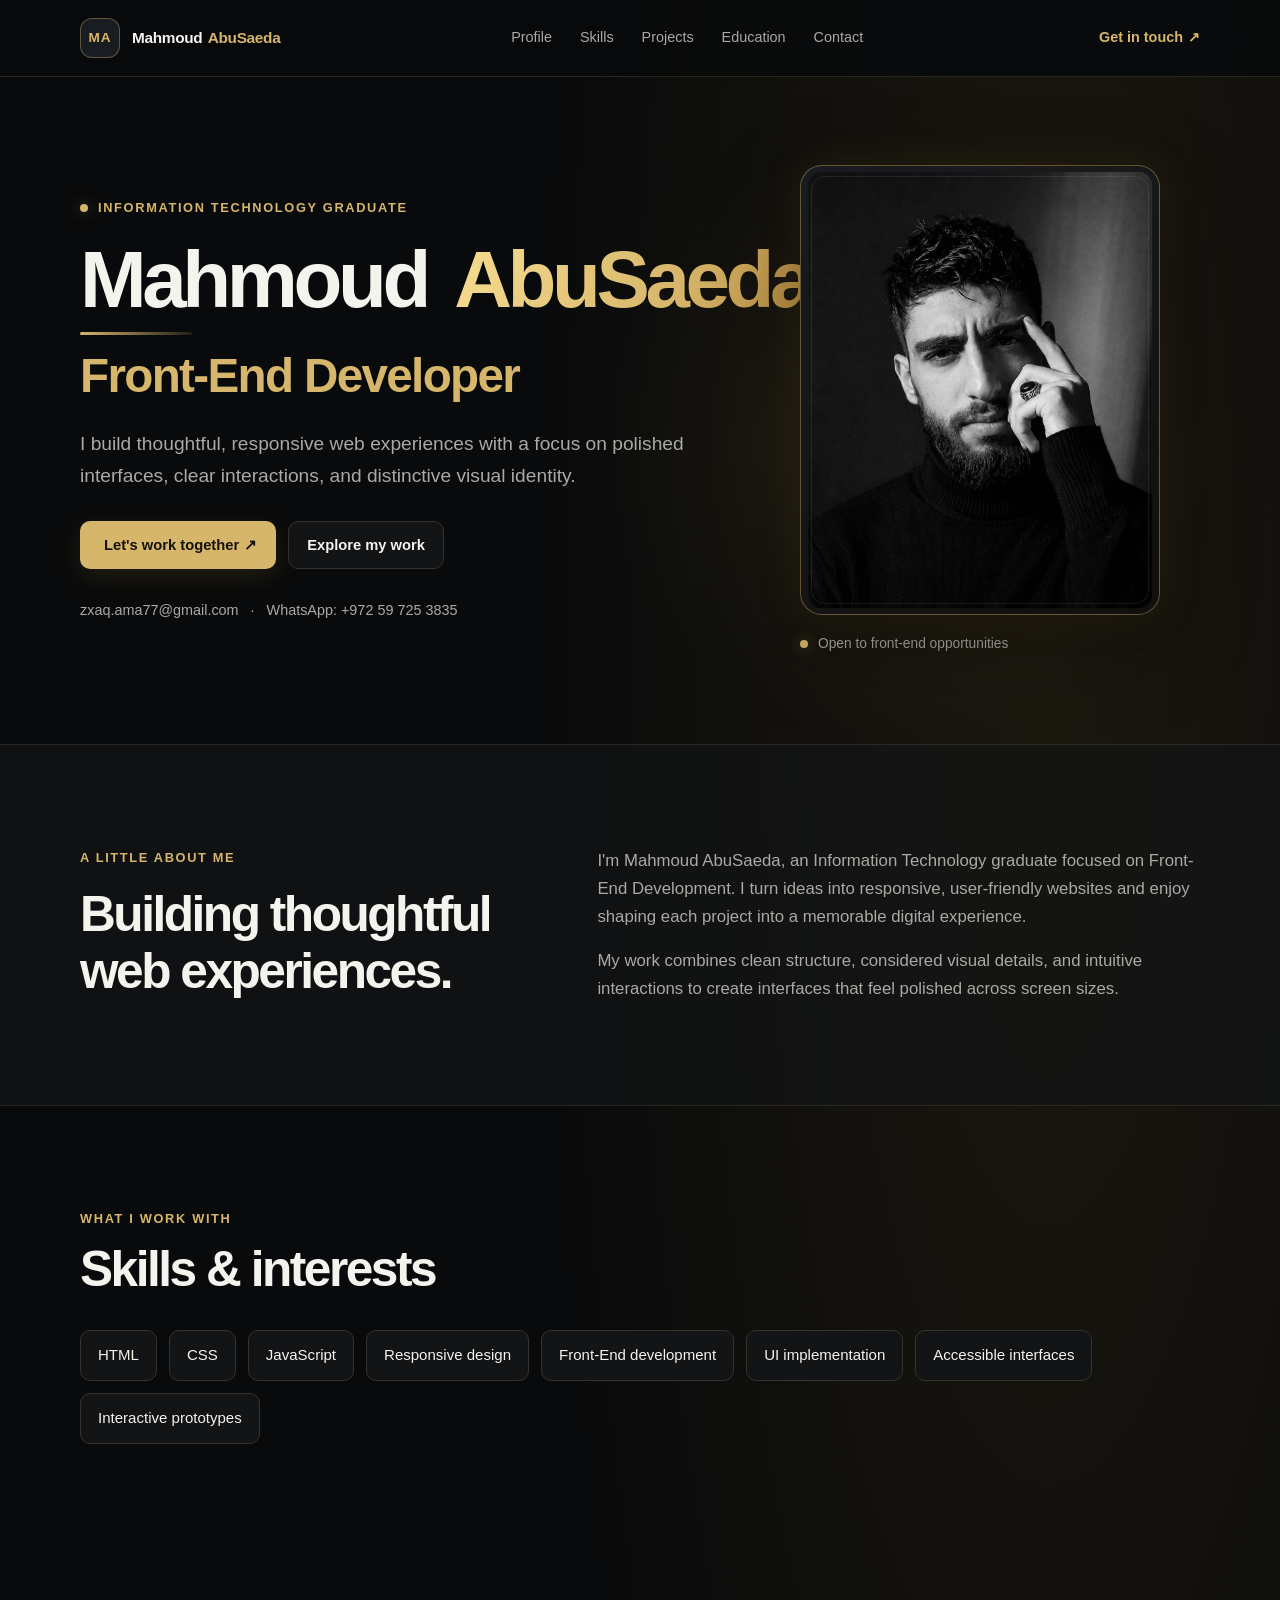
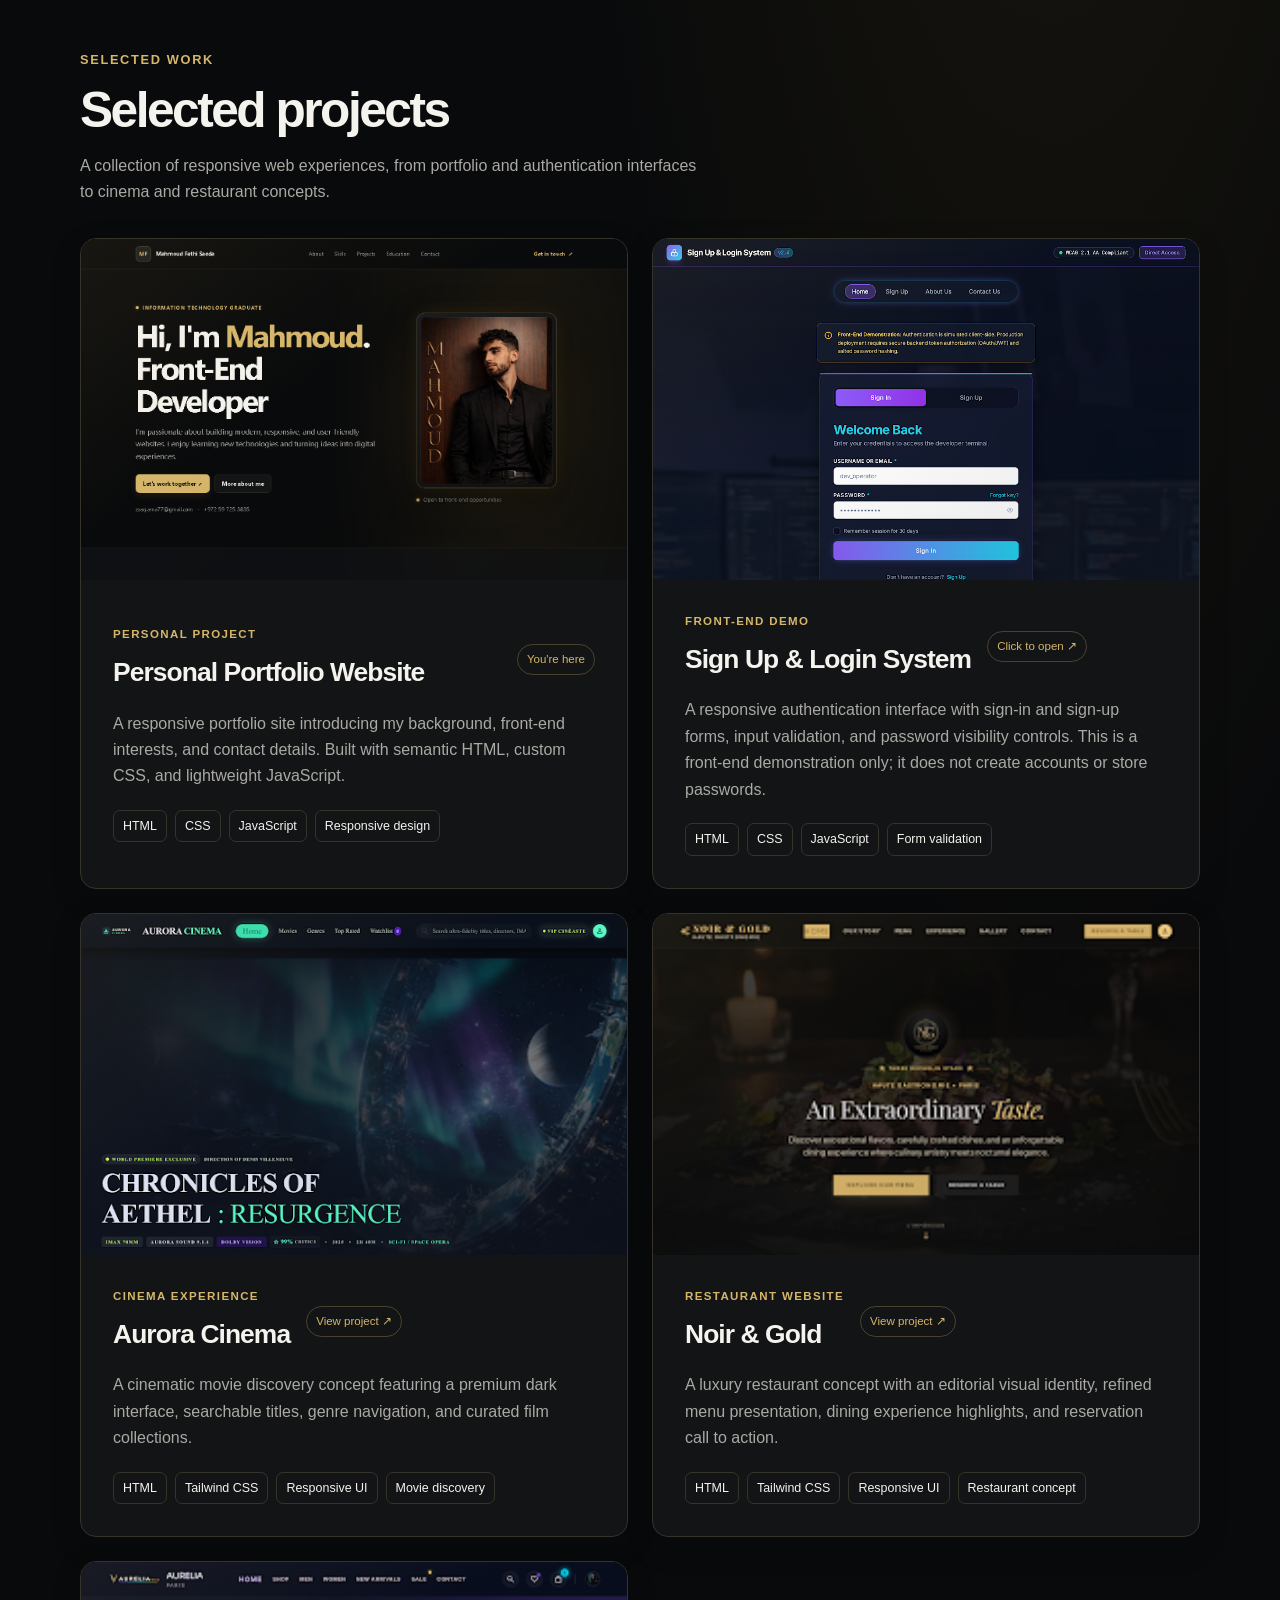
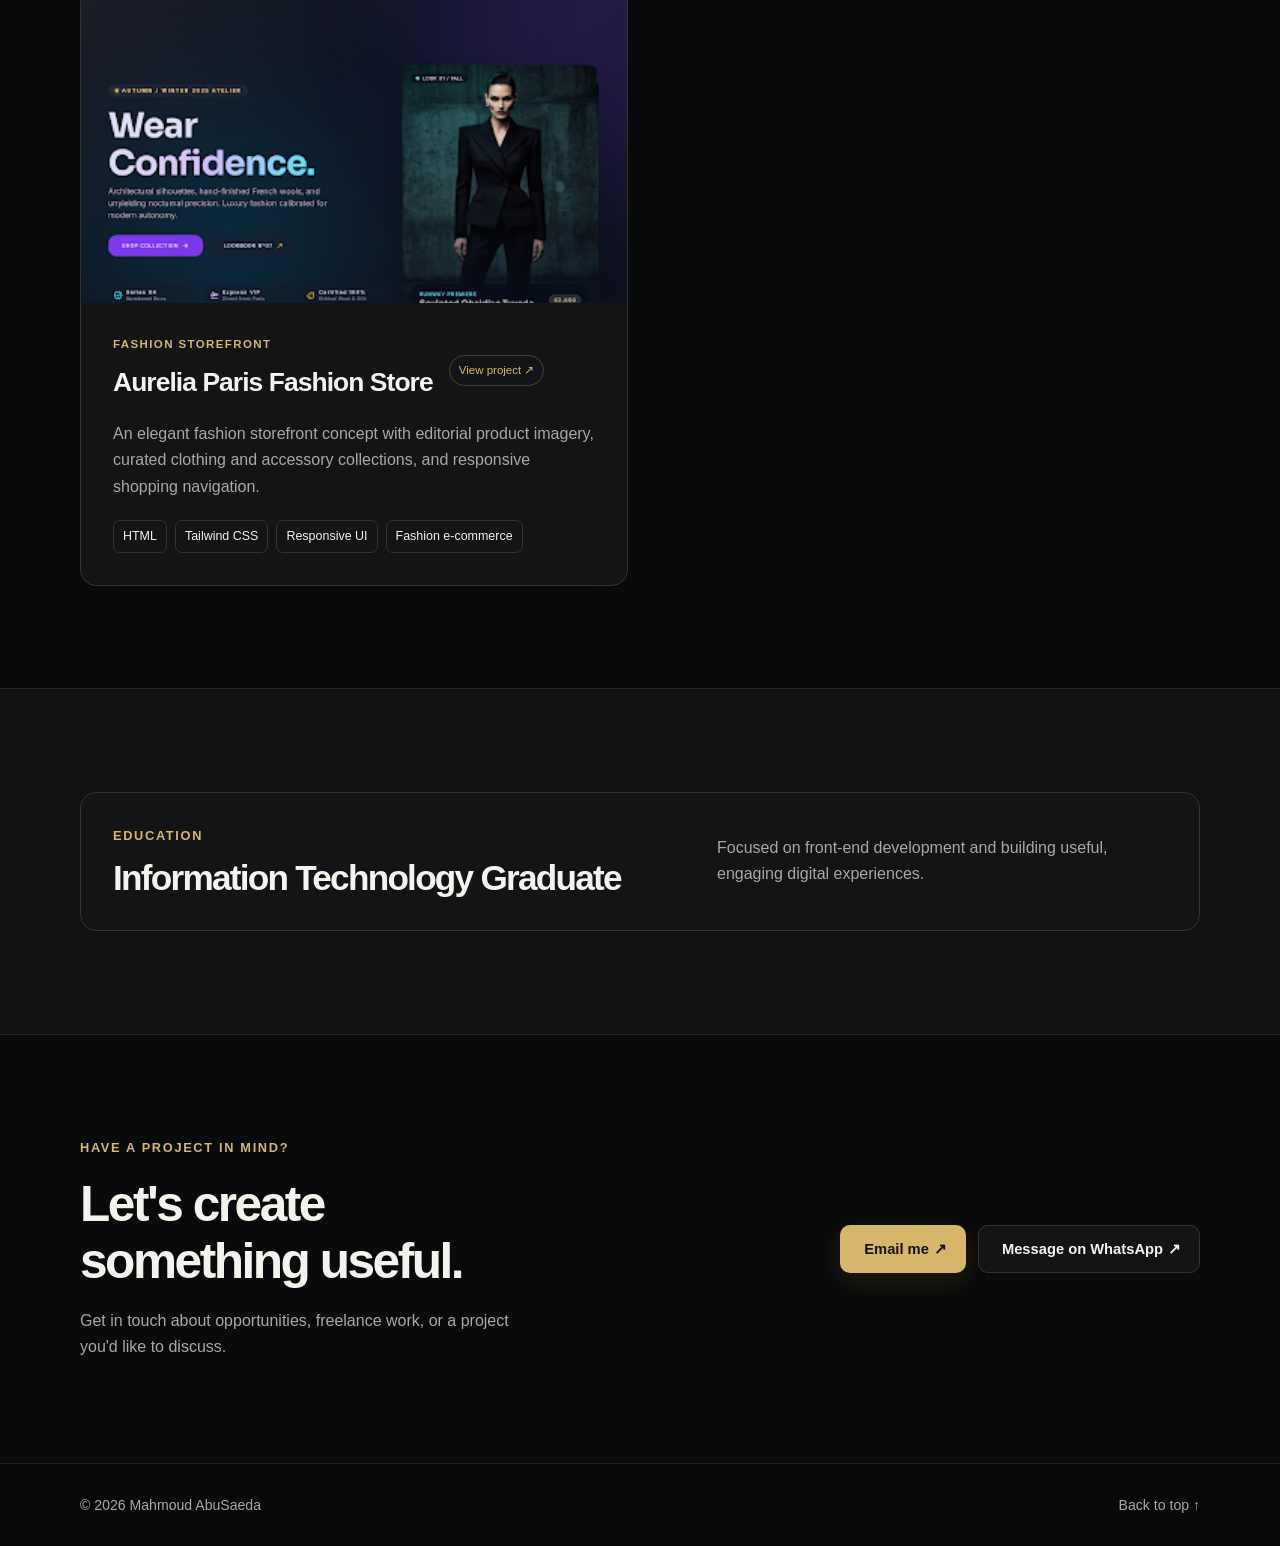
<file: index.html>
<!DOCTYPE html>
<html lang="en">
<head>
  <meta charset="utf-8">
  <meta name="viewport" content="width=device-width, initial-scale=1">
  <meta name="description" content="Portfolio and CV of Mahmoud AbuSaeda, Information Technology graduate and front-end developer.">
  <link rel="canonical" href="./">
  <meta name="theme-color" content="#090a0b">
  <title>Mahmoud AbuSaeda | Front-End Developer &amp; CV</title>
  <link rel="stylesheet" href="styles.css">
  <script src="script.js" defer></script>
</head>
<body>
  <header class="site-header">
    <div class="container header-content">
      <a class="brand" href="#home" aria-label="Mahmoud AbuSaeda, home">
        <span class="brand-mark" aria-hidden="true">MA</span>
        <span class="brand-name"><span>Mahmoud</span><span class="brand-surname">AbuSaeda</span></span>
      </a>

      <button class="menu-toggle" type="button" aria-expanded="false" aria-controls="site-navigation">
        <span class="menu-toggle-label">Menu</span>
      </button>

      <nav class="site-navigation" id="site-navigation" aria-label="Main navigation">
        <a href="#about">Profile</a>
        <a href="#skills">Skills</a>
        <a href="#projects">Projects</a>
        <a href="#education">Education</a>
        <a href="#contact">Contact</a>
      </nav>
      <a class="header-contact" href="mailto:zxaq.ama77@gmail.com"><span>Get in touch</span><span aria-hidden="true">↗</span></a>
    </div>
  </header>

  <main>
    <section class="hero section" id="home">
      <div class="container hero-layout">
        <div class="hero-copy">
          <p class="eyebrow"><span class="status-dot"></span><span>Information Technology Graduate</span></p>
          <h1>
            <span class="hero-name"><span class="hero-first-name">Mahmoud</span><span class="hero-surname">AbuSaeda</span></span>
            <span class="hero-role">Front-End Developer</span>
          </h1>
          <p class="hero-intro">
            <span>I build thoughtful, responsive web experiences with a focus on polished interfaces, clear interactions, and distinctive visual identity.</span>
          </p>
          <div class="hero-actions">
            <a class="button button-primary" href="#contact"><span>Let's work together</span><span aria-hidden="true">↗</span></a>
            <a class="button button-secondary" href="#projects">Explore my work</a>
          </div>
          <div class="hero-contact-links" aria-label="Contact links">
            <a href="mailto:zxaq.ama77@gmail.com">zxaq.ama77@gmail.com</a>
            <span aria-hidden="true">·</span>
            <a href="https://wa.me/972597253835" target="_blank" rel="noopener noreferrer"><span>WhatsApp</span>: +972 59 725 3835</a>
          </div>
        </div>

        <figure class="portrait" data-reveal>
          <div class="portrait-frame" data-image-motion>
            <img src="img/mahmoud.jpeg" alt="Portrait of Mahmoud AbuSaeda" fetchpriority="high">
          </div>
          <figcaption><span class="status-dot"></span><span>Open to front-end opportunities</span></figcaption>
        </figure>
      </div>
    </section>

    <section class="section about-section" id="about">
      <div class="container content-grid">
        <div>
          <p class="eyebrow">A little about me</p>
          <h2>Building thoughtful web experiences.</h2>
        </div>
        <div class="about-copy">
          <p>
            I'm Mahmoud AbuSaeda, an Information Technology graduate focused on
            Front-End Development. I turn ideas into responsive, user-friendly
            websites and enjoy shaping each project into a memorable digital experience.
          </p>
          <p>
            My work combines clean structure, considered visual details, and intuitive
            interactions to create interfaces that feel polished across screen sizes.
          </p>
        </div>
      </div>
    </section>

    <section class="section skills-section" id="skills">
      <div class="container">
        <div class="section-heading">
          <p class="eyebrow">What I work with</p>
          <h2>Skills &amp; interests</h2>
        </div>
        <div class="skill-list" aria-label="Skills">
          <span>HTML</span>
          <span>CSS</span>
          <span>JavaScript</span>
          <span>Responsive design</span>
          <span>Front-End development</span>
          <span>UI implementation</span>
          <span>Accessible interfaces</span>
          <span>Interactive prototypes</span>
        </div>
      </div>
    </section>

    <section class="section projects-section" id="projects">
      <div class="container">
        <div class="section-heading">
          <p class="eyebrow">Selected work</p>
          <h2>Selected projects</h2>
          <p class="section-intro">A collection of responsive web experiences, from portfolio and authentication interfaces to cinema and restaurant concepts.</p>
        </div>
        <div class="projects-grid">
          <article class="project-card">
            <div class="project-preview" data-image-motion data-reveal>
              <img class="project-image" src="img/portfolio-preview.png" alt="Screenshot of Mahmoud's personal portfolio website" loading="lazy">
            </div>
            <div class="project-details">
              <div class="project-title-row">
                <div>
                  <p class="project-label">PERSONAL PROJECT</p>
                  <h3>Personal Portfolio Website</h3>
                </div>
                <span class="project-status">You're here</span>
              </div>
              <p>
                A responsive portfolio site introducing my background, front-end interests,
                and contact details. Built with semantic HTML, custom CSS, and lightweight JavaScript.
              </p>
              <ul class="project-tags" aria-label="Technologies">
                <li>HTML</li>
                <li>CSS</li>
                <li>JavaScript</li>
                <li>Responsive design</li>
              </ul>
            </div>
          </article>

          <a class="project-card project-link" href="Sign/code.html" target="_blank" rel="noopener noreferrer" aria-label="Open the sign up and login system demo">
            <div class="project-preview" data-image-motion data-reveal>
              <img class="project-image" src="Sign/screen.png" alt="Screenshot of the sign up and login system interface" loading="lazy">
            </div>
            <div class="project-details">
              <div class="project-title-row">
                <div>
                  <p class="project-label">FRONT-END DEMO</p>
                  <h3>Sign Up &amp; Login System</h3>
                </div>
                <span class="project-status">Click to open ↗</span>
              </div>
              <p>
                A responsive authentication interface with sign-in and sign-up forms,
                input validation, and password visibility controls. This is a front-end
                demonstration only; it does not create accounts or store passwords.
              </p>
              <ul class="project-tags" aria-label="Technologies">
                <li>HTML</li>
                <li>CSS</li>
                <li>JavaScript</li>
                <li>Form validation</li>
              </ul>
            </div>
          </a>

          <a class="project-card project-link" href="Films/code.html" target="_blank" rel="noopener noreferrer" aria-label="Open the Aurora Cinema project">
            <div class="project-preview" data-image-motion data-reveal>
              <img class="project-image" src="Films/screen.png" alt="Screenshot of the Aurora Cinema movie discovery interface" loading="lazy">
            </div>
            <div class="project-details">
              <div class="project-title-row">
                <div>
                  <p class="project-label">CINEMA EXPERIENCE</p>
                  <h3>Aurora Cinema</h3>
                </div>
                <span class="project-status">View project ↗</span>
              </div>
              <p>
                A cinematic movie discovery concept featuring a premium dark interface,
                searchable titles, genre navigation, and curated film collections.
              </p>
              <ul class="project-tags" aria-label="Technologies">
                <li>HTML</li>
                <li>Tailwind CSS</li>
                <li>Responsive UI</li>
                <li>Movie discovery</li>
              </ul>
            </div>
          </a>

          <a class="project-card project-link" href="Resturant/noir_gold_world_class_luxury_haute_gastronomie/code.html" target="_blank" rel="noopener noreferrer" aria-label="Open the Noir and Gold restaurant project">
            <div class="project-preview" data-image-motion data-reveal>
              <img class="project-image" src="Resturant/noir_gold_world_class_luxury_haute_gastronomie/screen.png" alt="Screenshot of the Noir and Gold restaurant website" loading="lazy">
            </div>
            <div class="project-details">
              <div class="project-title-row">
                <div>
                  <p class="project-label">RESTAURANT WEBSITE</p>
                  <h3>Noir &amp; Gold</h3>
                </div>
                <span class="project-status">View project ↗</span>
              </div>
              <p>
                A luxury restaurant concept with an editorial visual identity,
                refined menu presentation, dining experience highlights, and reservation call to action.
              </p>
              <ul class="project-tags" aria-label="Technologies">
                <li>HTML</li>
                <li>Tailwind CSS</li>
                <li>Responsive UI</li>
                <li>Restaurant concept</li>
              </ul>
            </div>
          </a>

          <a class="project-card project-link" href="Online%20Clothing%20Store/aurelia_paris_haute_couture_luxury_fashion/code.html" target="_blank" rel="noopener noreferrer" aria-label="Open the Aurelia Paris fashion store project">
            <div class="project-preview" data-image-motion data-reveal>
              <img class="project-image" src="Online%20Clothing%20Store/aurelia_paris_haute_couture_luxury_fashion/screen.png" alt="Screenshot of the Aurelia Paris fashion storefront" loading="lazy">
            </div>
            <div class="project-details">
              <div class="project-title-row">
                <div>
                  <p class="project-label">FASHION STOREFRONT</p>
                  <h3>Aurelia Paris Fashion Store</h3>
                </div>
                <span class="project-status">View project ↗</span>
              </div>
              <p>
                An elegant fashion storefront concept with editorial product imagery,
                curated clothing and accessory collections, and responsive shopping navigation.
              </p>
              <ul class="project-tags" aria-label="Technologies">
                <li>HTML</li>
                <li>Tailwind CSS</li>
                <li>Responsive UI</li>
                <li>Fashion e-commerce</li>
              </ul>
            </div>
          </a>
        </div>
      </div>
    </section>

    <section class="section education-section" id="education">
      <div class="container education-card">
        <div>
          <p class="eyebrow">Education</p>
          <h2>Information Technology Graduate</h2>
        </div>
        <p>Focused on front-end development and building useful, engaging digital experiences.</p>
      </div>
    </section>

    <section class="section contact-section" id="contact">
      <div class="container contact-layout">
        <div>
          <p class="eyebrow">Have a project in mind?</p>
          <h2>Let's create something useful.</h2>
          <p>Get in touch about opportunities, freelance work, or a project you'd like to discuss.</p>
        </div>
        <div class="contact-actions">
          <a class="button button-primary" href="mailto:zxaq.ama77@gmail.com"><span>Email me</span><span aria-hidden="true">↗</span></a>
          <a class="button button-secondary" href="https://wa.me/972597253835" target="_blank" rel="noopener noreferrer"><span>Message on WhatsApp</span><span aria-hidden="true">↗</span></a>
        </div>
      </div>
    </section>
  </main>

  <footer class="site-footer">
    <div class="container footer-content">
      <p>© <span id="current-year"></span> Mahmoud AbuSaeda</p>
      <a href="#home">Back to top ↑</a>
    </div>
  </footer>
</body>
</html>
</file>
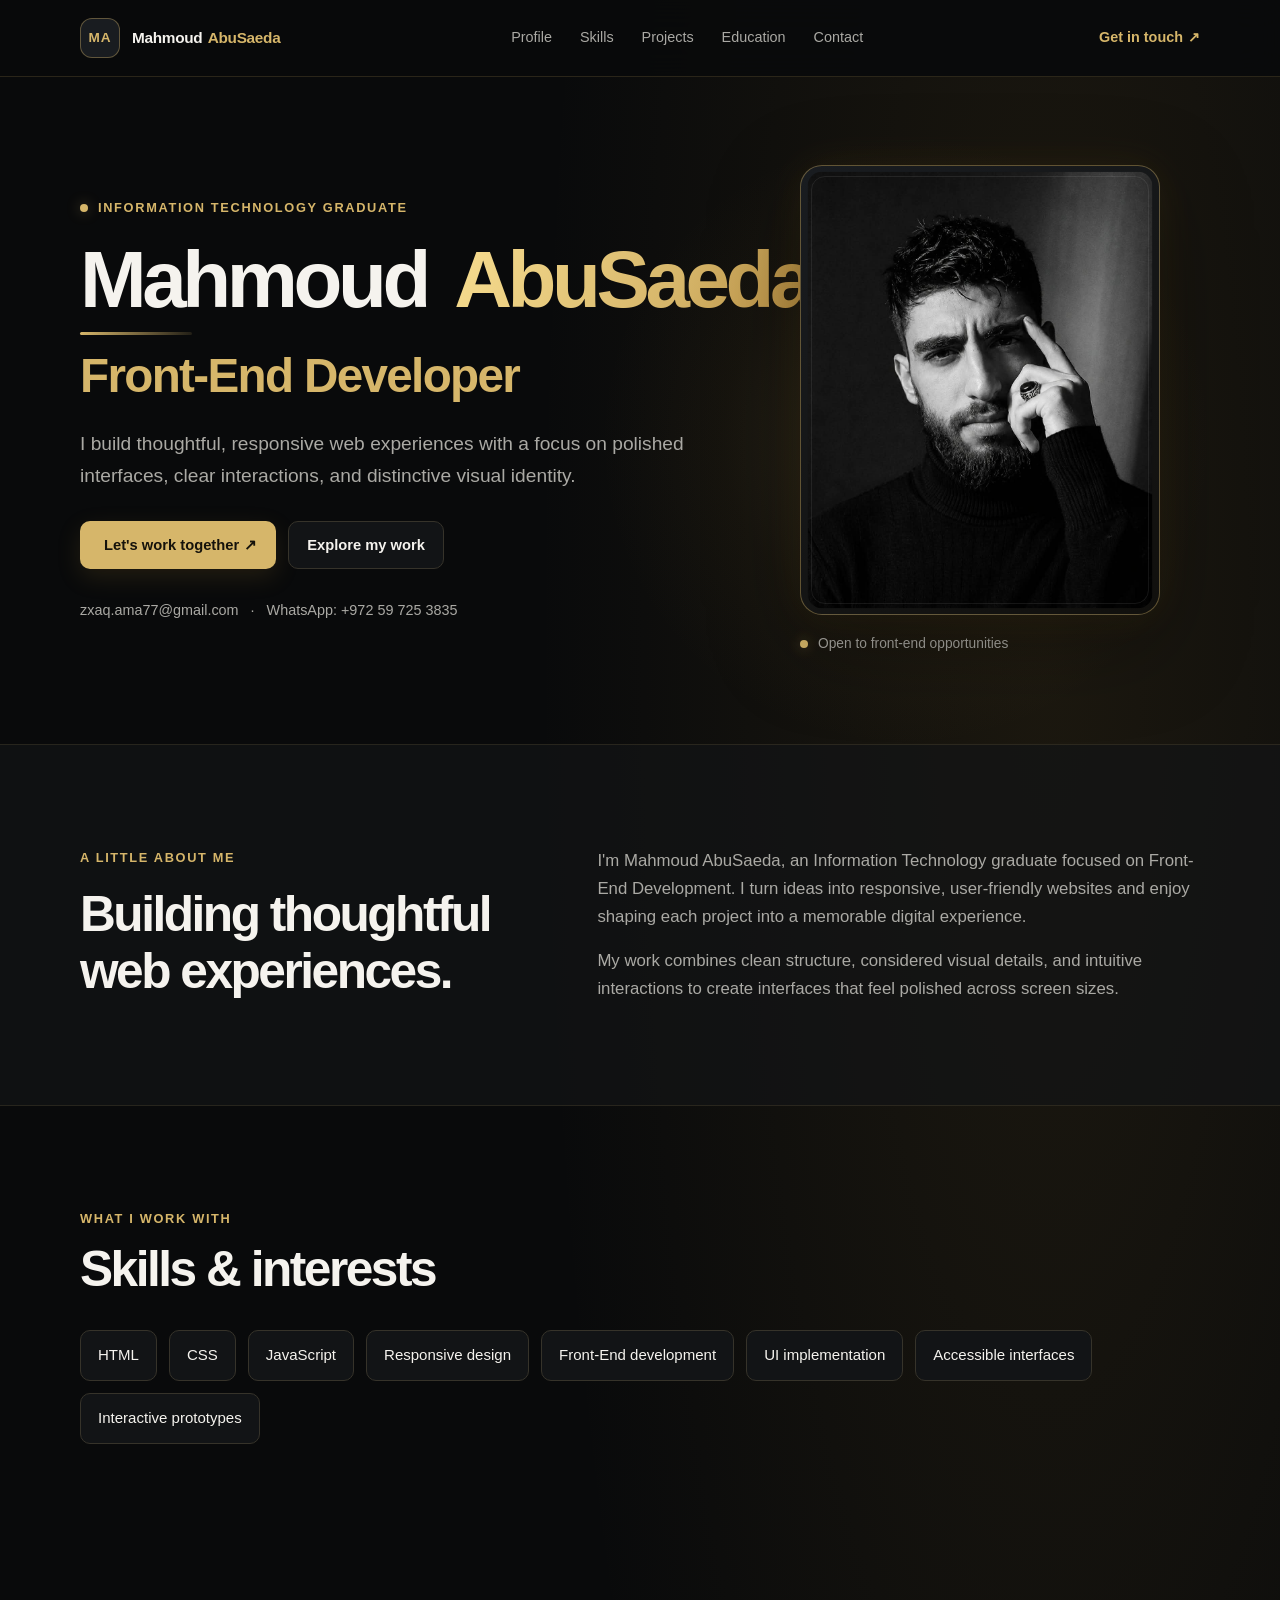
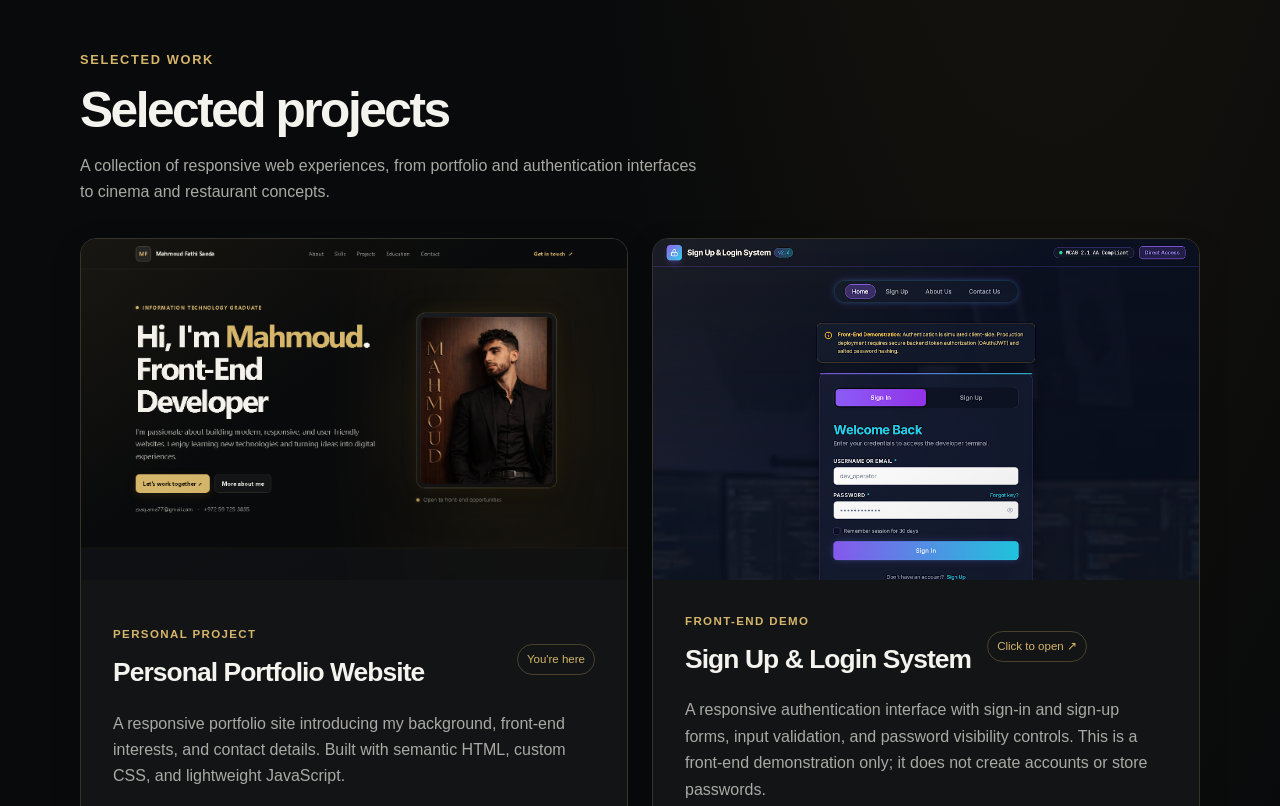
<file: code.html>
<!DOCTYPE html>
<html lang="en">
<head>
  <meta charset="utf-8">
  <meta name="viewport" content="width=device-width, initial-scale=1">
  <meta http-equiv="refresh" content="0; url=./index.html">
  <link rel="canonical" href="./">
  <title>Mahmoud AbuSaeda | Portfolio</title>
</head>
<body>
  <p>The portfolio has moved to <a href="./index.html">the home page</a>.</p>
</body>
</html>
</file>
<file: styles.css>
:root {
  color-scheme: dark;
  --background: #090a0b;
  --surface: #121416;
  --surface-raised: #191c20;
  --surface-hover: #23272c;
  --text: #f5f3ee;
  --muted: #aaa9a4;
  --gold: #d6b66a;
  --gold-strong: #a98232;
  --border: #36332a;
  --content-width: 1120px;
}

* {
  box-sizing: border-box;
}

html {
  scroll-behavior: smooth;
  scroll-padding-top: 16px;
}

body {
  min-width: 320px;
  margin: 0;
  background:
    radial-gradient(ellipse at 82% 13%, rgba(169, 130, 50, 0.12), transparent 32rem),
    var(--background);
  color: var(--text);
  font-family: "Segoe UI", Arial, sans-serif;
  font-size: 16px;
  line-height: 1.65;
  overflow-wrap: anywhere;
  -webkit-font-smoothing: antialiased;
}

a {
  color: inherit;
  text-decoration: none;
}

a:focus-visible,
button:focus-visible {
  outline: 3px solid var(--gold);
  outline-offset: 4px;
}

.container {
  width: min(var(--content-width), calc(100% - clamp(32px, 6vw, 64px)));
  margin-inline: auto;
}

.site-header {
  position: relative;
  z-index: 10;
  border-bottom: 1px solid rgba(214, 182, 106, 0.16);
  background: rgba(9, 10, 11, 0.92);
  backdrop-filter: blur(16px);
}

.header-content {
  display: flex;
  min-height: 76px;
  align-items: center;
  justify-content: space-between;
  gap: clamp(12px, 2.5vw, 28px);
}

.brand {
  display: inline-flex;
  align-items: center;
  gap: 12px;
  font-size: 0.96rem;
  font-weight: 700;
  letter-spacing: -0.02em;
}

.brand-name {
  display: inline-flex;
  flex-wrap: wrap;
  gap: 0 0.35em;
  white-space: nowrap;
}

.brand-surname {
  color: var(--gold);
}

.brand-mark {
  display: grid;
  width: 40px;
  height: 40px;
  place-items: center;
  border: 1px solid rgba(214, 182, 106, 0.38);
  border-radius: 12px;
  background: var(--surface-raised);
  color: var(--gold);
  font-size: 0.85rem;
  letter-spacing: 0.06em;
}

.site-navigation {
  display: flex;
  align-items: center;
  gap: 28px;
  color: var(--muted);
  font-size: 0.9rem;
}

.site-navigation a,
.site-footer a {
  transition: color 160ms ease;
}

.site-navigation a:hover,
.site-footer a:hover {
  color: var(--gold);
}

.header-contact {
  color: var(--gold);
  font-size: 0.9rem;
  font-weight: 650;
}

.header-contact span,
.button span {
  margin-left: 5px;
}

.menu-toggle {
  display: none;
}

.section {
  padding-block: clamp(60px, 8vw, 104px);
}

.hero {
  position: relative;
  isolation: isolate;
  min-height: 620px;
  display: grid;
  align-items: center;
  padding-block: 88px;
}

.hero::before {
  position: absolute;
  z-index: -1;
  top: 8%;
  right: 5%;
  width: min(50vw, 620px);
  aspect-ratio: 1;
  border-radius: 50%;
  background: radial-gradient(circle, rgba(214, 182, 106, 0.13), rgba(169, 130, 50, 0.045) 42%, transparent 70%);
  content: "";
  pointer-events: none;
}

.hero-layout {
  display: grid;
  grid-template-columns: minmax(0, 1.25fr) minmax(0, 0.75fr);
  align-items: center;
  gap: clamp(32px, 6vw, 80px);
}

.hero-copy {
  max-width: 680px;
}

.eyebrow {
  display: flex;
  align-items: center;
  gap: 10px;
  margin: 0 0 18px;
  color: var(--gold);
  font-size: 0.8rem;
  font-weight: 650;
  letter-spacing: 0.13em;
  text-transform: uppercase;
}

.status-dot {
  width: 8px;
  height: 8px;
  flex: 0 0 auto;
  border-radius: 50%;
  background: var(--gold);
  box-shadow: 0 0 14px rgba(214, 182, 106, 0.4);
}

h1,
h2,
p,
figure {
  margin-top: 0;
}

h1,
h2 {
  text-wrap: balance;
}

h1 {
  margin-bottom: 24px;
  font-size: clamp(2.8rem, 6vw, 5rem);
  font-weight: 750;
  letter-spacing: -0.065em;
  line-height: 1.04;
}

.hero-name,
.hero-role {
  display: block;
}

.hero-name {
  position: relative;
  display: flex;
  flex-wrap: nowrap;
  align-items: baseline;
  gap: 0 0.16em;
  width: fit-content;
  max-width: 100%;
  margin-bottom: 12px;
  padding-bottom: 12px;
  font-size: clamp(2.5rem, 6.5vw, 5rem);
  letter-spacing: -0.055em;
  line-height: 1.08;
  white-space: nowrap;
  overflow-wrap: normal;
}

.hero-name > span {
  flex: 0 0 auto;
  white-space: nowrap;
}

.hero-name::after {
  position: absolute;
  bottom: 0;
  left: 0;
  width: clamp(56px, 18%, 112px);
  height: 3px;
  border-radius: 999px;
  background: linear-gradient(90deg, var(--gold), rgba(214, 182, 106, 0.12));
  content: "";
}

.hero-first-name {
  color: var(--text);
}

.hero-surname {
  margin-left: 0.18em;
  background: linear-gradient(110deg, #f3d88b 8%, var(--gold) 62%, #b88d3f 100%);
  background-clip: text;
  -webkit-text-fill-color: transparent;
}

.hero-role {
  color: var(--gold);
  font-size: 0.62em;
  letter-spacing: -0.035em;
  line-height: 1.2;
}

.hero-intro {
  max-width: 620px;
  margin-bottom: 30px;
  color: var(--muted);
  font-size: clamp(1.05rem, 2vw, 1.2rem);
}

.hero-actions,
.contact-actions {
  display: flex;
  flex-wrap: wrap;
  gap: 12px;
}

.button {
  display: inline-flex;
  min-height: 48px;
  align-items: center;
  justify-content: center;
  padding: 0 18px;
  border: 1px solid transparent;
  border-radius: 10px;
  font-size: 0.92rem;
  font-weight: 650;
  transition: transform 160ms ease, background-color 160ms ease, border-color 160ms ease;
}

.button:hover {
  transform: translateY(-2px);
}

.button-primary {
  background: var(--gold);
  color: #15120b;
  box-shadow: 0 8px 24px rgba(169, 130, 50, 0.16);
}

.button-primary:hover {
  background: #e2c77f;
  box-shadow: 0 10px 30px rgba(214, 182, 106, 0.28);
}

.button-secondary {
  border-color: var(--border);
  background: var(--surface);
  color: var(--text);
}

.button-secondary:hover {
  border-color: var(--gold);
  background: var(--surface-raised);
}

.hero-contact-links {
  display: flex;
  flex-wrap: wrap;
  align-items: center;
  gap: 12px;
  margin-top: 30px;
  color: var(--muted);
  font-size: 0.9rem;
}

.hero-contact-links a:hover {
  color: var(--gold);
}

.portrait {
  width: min(100%, 360px);
  justify-self: end;
  margin-bottom: 0;
}

.portrait-frame {
  position: relative;
  overflow: hidden;
  aspect-ratio: 4 / 5;
  padding: 10px;
  border: 1px solid rgba(214, 182, 106, 0.4);
  border-radius: 22px;
  background: linear-gradient(145deg, var(--surface-raised), #11100d);
  box-shadow: 0 28px 90px rgba(0, 0, 0, 0.35), 0 0 44px rgba(169, 130, 50, 0.12);
  transition: box-shadow 200ms ease, transform 200ms ease;
}

.portrait-frame:hover {
  transform: translateY(-3px);
  box-shadow: 0 32px 96px rgba(0, 0, 0, 0.4), 0 0 58px rgba(214, 182, 106, 0.2);
}

.portrait-frame::before {
  position: absolute;
  z-index: 1;
  inset: 10px;
  border: 1px solid rgba(255, 255, 255, 0.08);
  border-radius: 14px;
  content: "";
  pointer-events: none;
}

.portrait img {
  width: 100%;
  height: 100%;
  border-radius: 14px;
  object-fit: cover;
  object-position: center 32%;
  transform: translate(var(--image-x, 0), var(--image-y, 0)) scale(1.02);
  transition: transform 240ms ease;
}

.portrait figcaption {
  display: flex;
  align-items: center;
  gap: 10px;
  margin-top: 18px;
  color: var(--muted);
  font-size: 0.86rem;
}

.about-section,
.education-section {
  border-top: 1px solid rgba(214, 182, 106, 0.12);
  border-bottom: 1px solid rgba(214, 182, 106, 0.12);
  background: rgba(18, 20, 22, 0.72);
}

.content-grid,
.contact-layout {
  display: grid;
  grid-template-columns: minmax(0, 0.85fr) minmax(0, 1.15fr);
  align-items: start;
  gap: clamp(28px, 6vw, 72px);
}

h2 {
  margin-bottom: 0;
  font-size: clamp(2rem, 4vw, 3.1rem);
  font-weight: 700;
  letter-spacing: -0.05em;
  line-height: 1.15;
}

.about-copy {
  color: var(--muted);
  font-size: 1.05rem;
}

.about-copy p:last-child {
  margin-bottom: 0;
}

.section-heading {
  margin-bottom: 32px;
}

.section-heading .eyebrow {
  margin-bottom: 12px;
}

.section-intro {
  max-width: 620px;
  margin: 14px 0 0;
  color: var(--muted);
}

.projects-grid {
  display: grid;
  grid-template-columns: repeat(auto-fit, minmax(min(100%, 440px), 1fr));
  align-items: stretch;
  gap: 24px;
}

.project-card {
  display: grid;
  min-width: 0;
  grid-template-columns: minmax(0, 1fr);
  grid-template-rows: auto 1fr;
  overflow: hidden;
  border: 1px solid var(--border);
  border-radius: 16px;
  background: var(--surface);
  box-shadow: 0 10px 32px rgba(0, 0, 0, 0.14);
  transition: border-color 180ms ease, box-shadow 180ms ease, transform 180ms ease;
}

.project-card:hover {
  transform: translateY(-3px);
  border-color: rgba(214, 182, 106, 0.48);
  box-shadow: 0 16px 44px rgba(0, 0, 0, 0.24), 0 0 28px rgba(169, 130, 50, 0.1);
}

.project-link {
  color: inherit;
  text-decoration: none;
}

.project-link:focus-visible {
  outline: 3px solid var(--gold);
  outline-offset: 4px;
}

.project-preview {
  position: relative;
  overflow: hidden;
  aspect-ratio: 16 / 10;
  background: #121416;
}

.project-preview::after {
  position: absolute;
  inset: 0;
  background: linear-gradient(145deg, rgba(214, 182, 106, 0.08), transparent 42%, rgba(0, 0, 0, 0.12));
  content: "";
  pointer-events: none;
}

.project-image {
  display: block;
  width: 100%;
  height: 100%;
  object-fit: cover;
  object-position: top center;
  transform: translate(var(--image-x, 0), var(--image-y, 0));
  transition: transform 250ms ease;
}

.project-card:hover .project-image {
  transform: translate(var(--image-x, 0), var(--image-y, 0)) scale(1.025);
}

body.has-motion [data-reveal] {
  opacity: 0;
  transform: translateY(22px);
  transition: opacity 500ms ease, transform 500ms ease;
}

body.has-motion [data-reveal].is-visible {
  opacity: 1;
  transform: translateY(0);
}

.project-details {
  min-width: 0;
  align-self: center;
  padding: 32px;
}

.project-link .project-details {
  display: flex;
  flex-direction: column;
  align-items: flex-start;
}

.project-link .project-tags {
  margin-top: auto;
}

.project-title-row {
  display: flex;
  min-width: 0;
  align-items: center;
  justify-content: space-between;
  gap: 16px;
}

.project-label {
  margin: 0 0 7px;
  color: var(--gold);
  font-size: 0.72rem;
  font-weight: 650;
  letter-spacing: 0.12em;
}

.project-details h3 {
  margin: 0;
  font-size: clamp(1.25rem, 2.5vw, 1.65rem);
  letter-spacing: -0.035em;
}

.project-status {
  flex: 0 0 auto;
  padding: 5px 9px;
  border: 1px solid rgba(214, 182, 106, 0.28);
  border-radius: 999px;
  color: var(--gold);
  font-size: 0.72rem;
}

.project-details > p {
  margin: 16px 0 20px;
  color: var(--muted);
}

.project-tags {
  display: flex;
  flex-wrap: wrap;
  gap: 8px;
  margin: 0;
  padding: 0;
  list-style: none;
}

.project-tags li {
  padding: 5px 9px;
  border: 1px solid var(--border);
  border-radius: 7px;
  color: var(--text);
  font-size: 0.78rem;
}

.skill-list {
  display: flex;
  flex-wrap: wrap;
  gap: 12px;
}

.skill-list span {
  padding: 12px 17px;
  border: 1px solid var(--border);
  border-radius: 10px;
  background: var(--surface);
  color: var(--text);
  font-size: 0.94rem;
}

.education-card {
  display: flex;
  min-width: 0;
  align-items: center;
  justify-content: space-between;
  gap: 36px;
  padding: 32px;
  border: 1px solid var(--border);
  border-radius: 16px;
  background: var(--surface);
}

.education-card .eyebrow {
  margin-bottom: 12px;
}

.education-card h2 {
  font-size: clamp(1.6rem, 3vw, 2.2rem);
}

.education-card > p {
  max-width: 450px;
  margin-bottom: 0;
  color: var(--muted);
}

.contact-layout {
  align-items: center;
}

.contact-layout > div:first-child > p:last-child {
  max-width: 560px;
  margin: 18px 0 0;
  color: var(--muted);
}

.contact-actions {
  justify-content: flex-end;
}

.site-footer {
  border-top: 1px solid rgba(214, 182, 106, 0.14);
  background: #070809;
}

.footer-content {
  display: flex;
  flex-wrap: wrap;
  min-height: 82px;
  align-items: center;
  justify-content: space-between;
  gap: 20px;
  color: var(--muted);
  font-size: 0.88rem;
}

.footer-content p {
  margin: 0;
}

.menu-toggle-label {
  font: inherit;
}

@media (max-width: 860px) {
  .container {
    width: min(100% - 40px, var(--content-width));
  }

  .header-content {
    min-height: 68px;
    gap: 10px;
  }

  .brand {
    font-size: 0.86rem;
  }

  .header-contact {
    display: none;
  }

  .menu-toggle {
    display: inline-flex;
    align-items: center;
    padding: 8px 12px;
    border: 1px solid var(--border);
    border-radius: 8px;
    background: var(--surface);
    color: var(--text);
    cursor: pointer;
  }

  .site-navigation {
    position: absolute;
    top: calc(100% + 1px);
    right: 20px;
    left: 20px;
    display: none;
    align-items: stretch;
    gap: 0;
    padding: 8px;
    border: 1px solid var(--border);
    border-radius: 12px;
    background: var(--surface);
    box-shadow: 0 18px 42px rgba(0, 0, 0, 0.35);
  }

  .site-navigation.is-open {
    display: flex;
    flex-direction: column;
  }

  .site-navigation a {
    padding: 11px 12px;
  }

  .site-navigation a + a {
    border-top: 1px solid rgba(214, 182, 106, 0.12);
  }

  .section {
    padding-block: 76px;
  }

  .hero {
    min-height: auto;
    padding-block: 64px;
  }

  .hero-layout {
    grid-template-columns: 1fr;
    gap: clamp(32px, 7vw, 48px);
  }

  .portrait {
    width: min(78%, 360px);
    justify-self: center;
  }

  .content-grid,
  .contact-layout {
    grid-template-columns: 1fr;
    gap: 28px;
  }

  .project-card {
    grid-template-columns: 1fr;
  }

  .project-details {
    padding: 24px;
  }

  .contact-actions {
    justify-content: flex-start;
  }

  .education-card {
    align-items: flex-start;
    flex-direction: column;
    gap: 18px;
    padding: 24px;
  }
}

@media (max-width: 480px) {
  .container {
    width: calc(100% - 32px);
  }

  .brand {
    gap: 8px;
    font-size: 0.72rem;
  }

  .brand-name {
    flex-direction: row;
    gap: 0 0.25em;
    line-height: 1.2;
  }

  .brand-mark {
    width: 36px;
    height: 36px;
  }

  .menu-toggle {
    padding: 7px 9px;
    font-size: 0.78rem;
  }

  .section {
    padding-block: 60px;
  }

  .hero {
    padding-block: 52px;
  }

  h1 {
    font-size: clamp(2.25rem, 10vw, 2.8rem);
  }

  .hero-name {
    font-size: clamp(1.6rem, 8.5vw, 3.1rem);
  }

  .hero-surname {
    margin-left: 0;
  }

  .hero-actions,
  .contact-actions {
    align-items: stretch;
    flex-direction: column;
  }

  .button {
    width: 100%;
  }

  .hero-contact-links {
    font-size: 0.82rem;
  }

  .project-title-row {
    align-items: flex-start;
    flex-direction: column;
    gap: 8px;
  }

  .project-details {
    padding: 20px;
  }

  .portrait {
    width: min(88%, 340px);
  }

  .footer-content {
    min-height: 76px;
  }
}

@media (prefers-reduced-motion: reduce) {
  *,
  *::before,
  *::after {
    scroll-behavior: auto !important;
    animation-duration: 0.01ms !important;
    animation-iteration-count: 1 !important;
    transition-duration: 0.01ms !important;
  }
}
</file>
